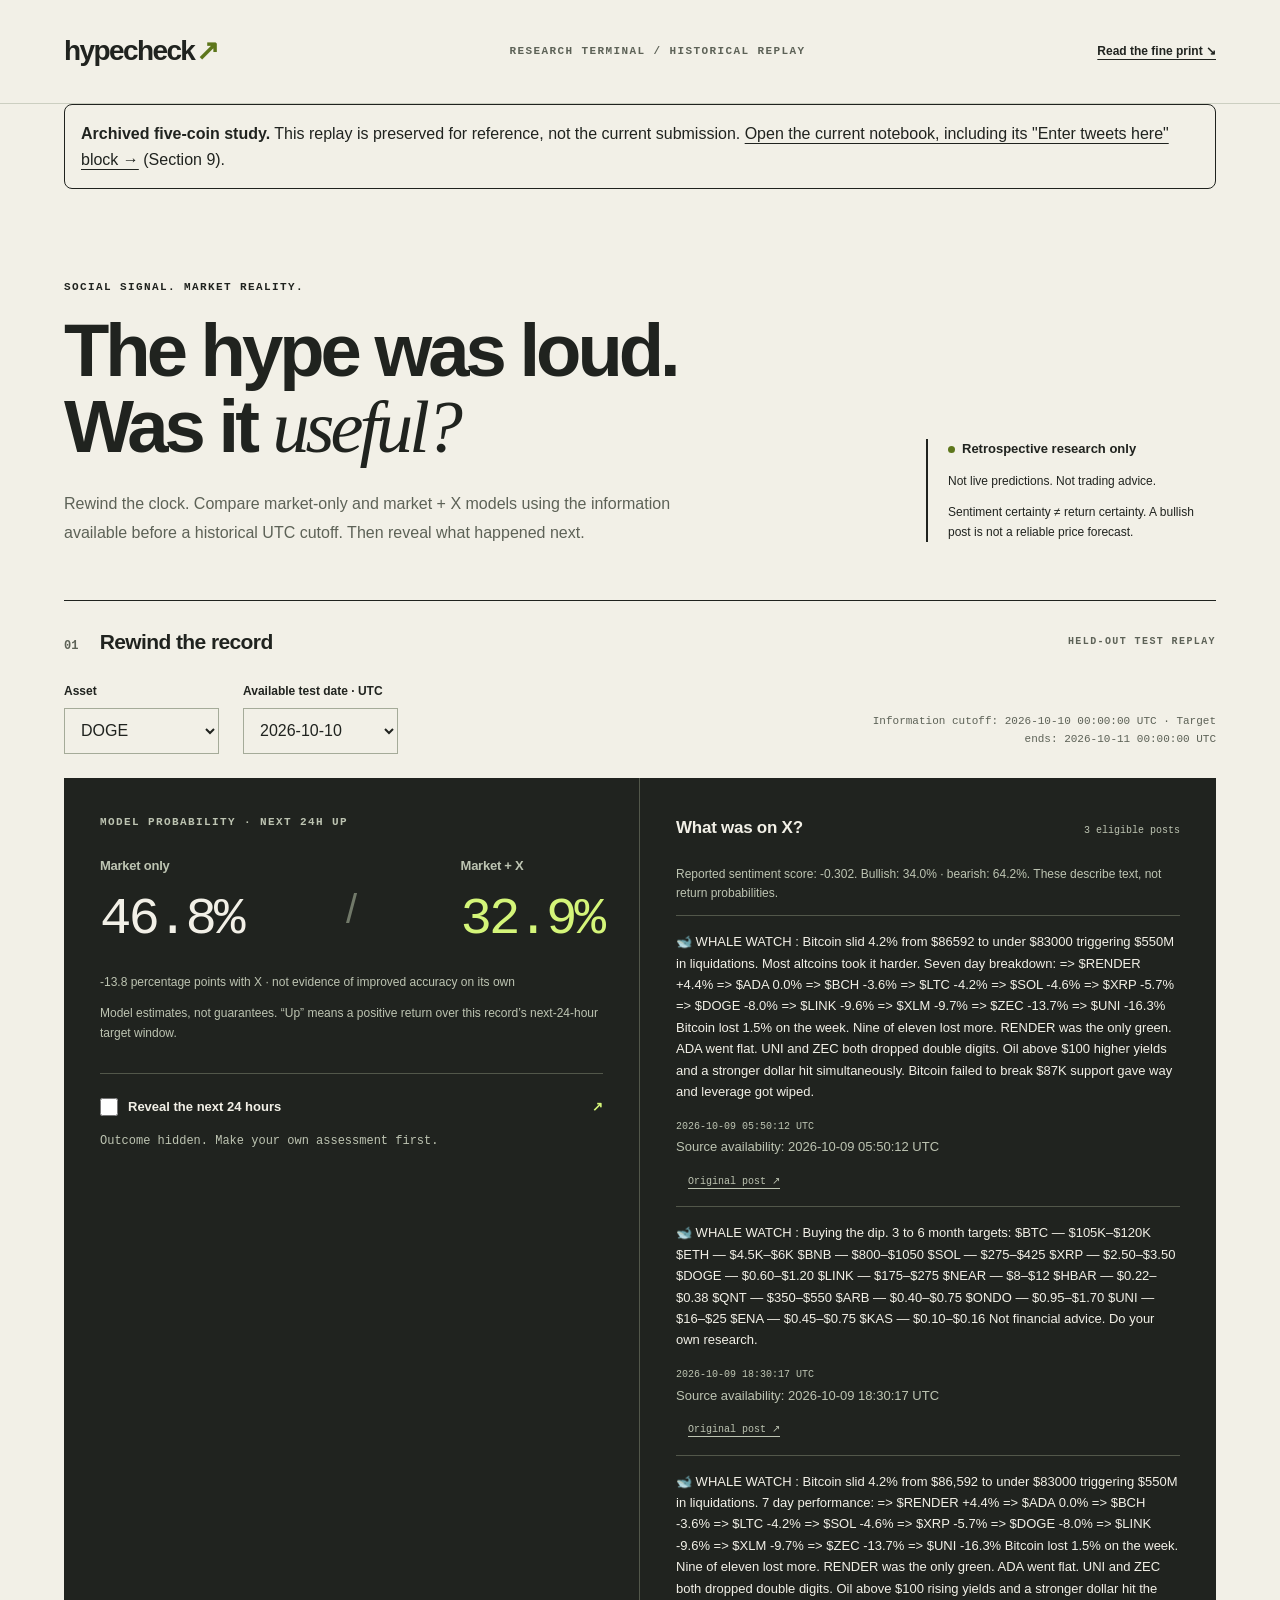
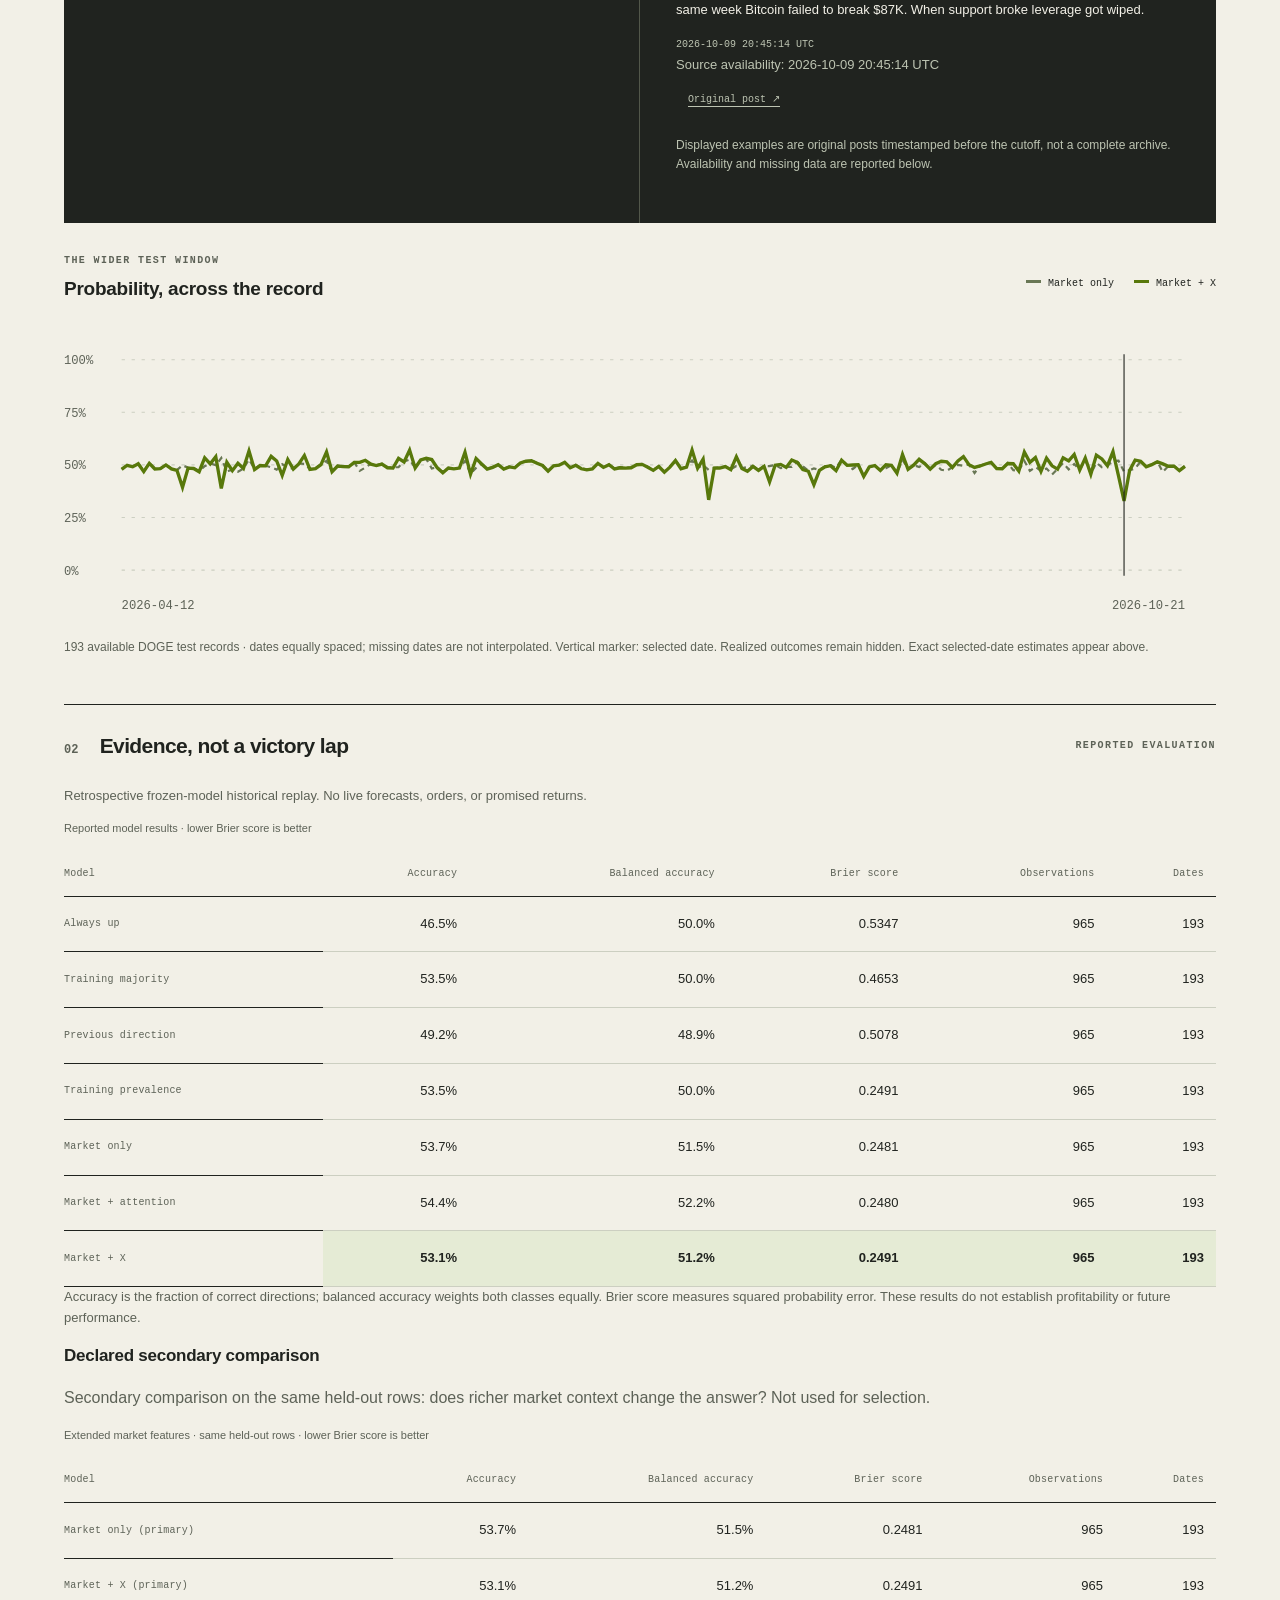
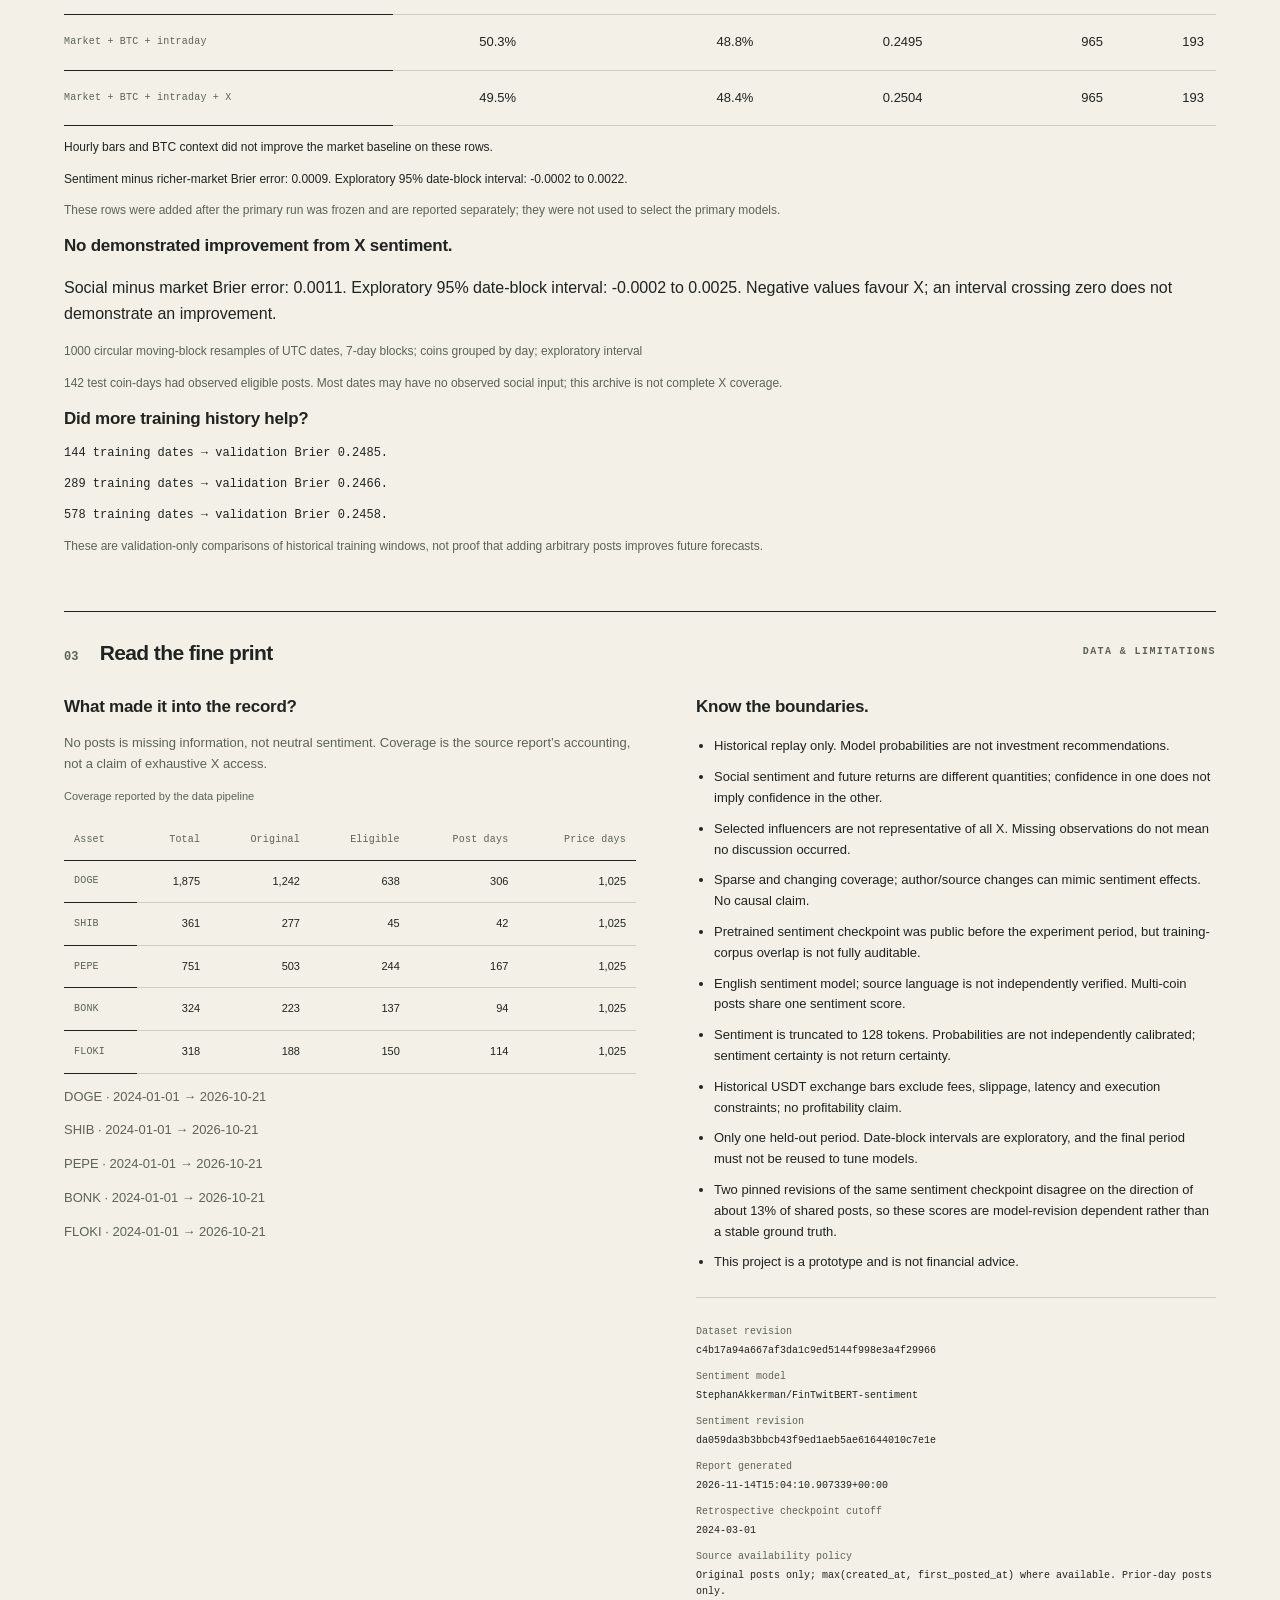
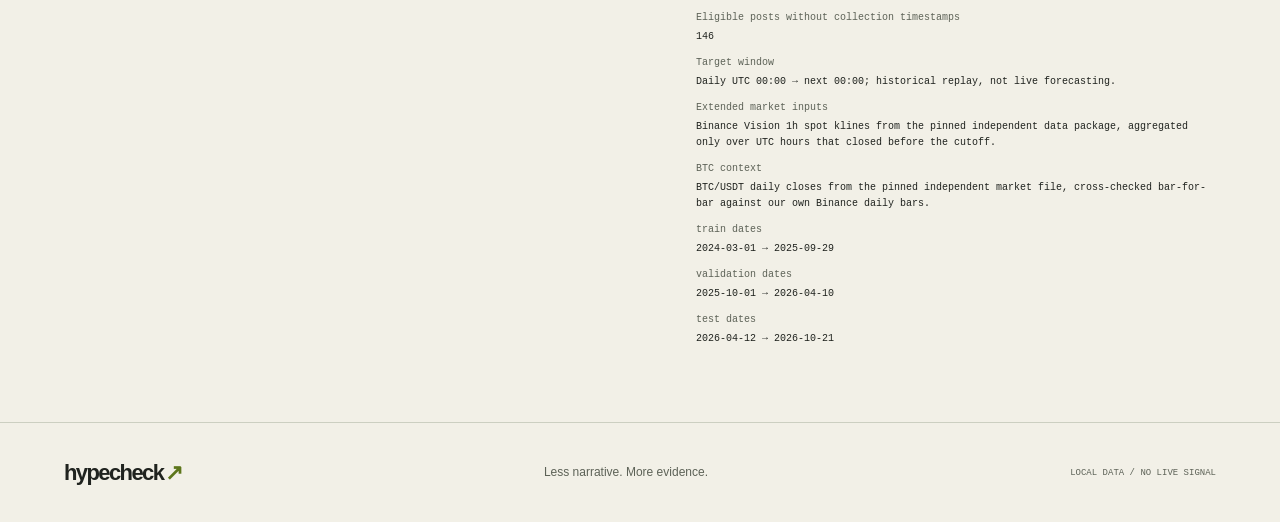
<file: docs/index.html>
<!doctype html>
<html lang="en">
<head>
  <meta charset="utf-8">
  <meta name="viewport" content="width=device-width, initial-scale=1">
  <meta name="theme-color" content="#20231f">
  <meta http-equiv="Content-Security-Policy" content="default-src 'self'; script-src 'self'; style-src 'self'; img-src 'self'; connect-src 'self'; object-src 'none'; base-uri 'none'; form-action 'none'">
  <title>HypeCheck — Signal, not certainty.</title>
  <link rel="icon" href="favicon.svg" type="image/svg+xml">
  <link rel="stylesheet" href="style.css">
  <script src="app.js" defer></script>
</head>
<body>
  <a class="skip-link" href="#replay">Skip to historical replay</a>
  <header class="masthead"><a class="wordmark" href="./" aria-label="HypeCheck home">hypecheck<span aria-hidden="true">↗</span></a><span class="edition">RESEARCH TERMINAL / HISTORICAL REPLAY</span><a class="method-link" href="#method">Read the fine print <span aria-hidden="true">↘</span></a></header>
  <main>
    <p class="archive-notice"><strong>Archived five-coin study.</strong> This replay is preserved for reference, not the current submission. <a href="https://colab.research.google.com/github/adeviwon/hypecheck/blob/main/HypeCheck.ipynb">Open the current notebook, including its "Enter tweets here" block →</a> (Section 9).</p>
    <section class="intro" aria-labelledby="headline"><div><p class="eyebrow">SOCIAL SIGNAL. MARKET REALITY.</p><h1 id="headline">The hype was loud.<br>Was it <em>useful?</em></h1><p class="deck">Rewind the clock. Compare market-only and market + X models using the information available before a historical UTC cutoff. Then reveal what happened next.</p></div><aside class="research-note"><span class="status-dot" aria-hidden="true"></span><strong>Retrospective research only</strong><p>Not live predictions. Not trading advice.</p><p>Sentiment certainty ≠ return certainty. A bullish post is not a reliable price forecast.</p></aside></section>
    <div id="load-status" class="load-status" role="status" aria-live="polite">Loading the local research report…</div>
    <noscript><p class="load-status">JavaScript is needed to read report.json and operate the historical replay. No forecasts are shown without the report.</p></noscript>
    <section id="replay" class="replay" aria-labelledby="replay-title" hidden>
      <div class="section-heading"><h2 id="replay-title"><span class="section-number">01</span> Rewind the record</h2><span class="tag">HELD-OUT TEST REPLAY</span></div>
      <div class="controls"><div><label for="coin">Asset</label><select id="coin"></select></div><div><label for="date">Available test date · UTC</label><select id="date"></select></div><p id="cutoff" class="cutoff"></p></div>
      <div class="replay-grid"><section class="signal-panel" aria-labelledby="signal-title"><p class="eyebrow" id="signal-title">MODEL PROBABILITY · NEXT 24H UP</p><div class="probability-row"><div><h3>Market only</h3><p id="market-prob" class="probability">—</p></div><span class="comparison-mark" aria-hidden="true">/</span><div><h3>Market + X</h3><p id="social-prob" class="probability lime">—</p></div></div><p id="delta" class="small muted"></p><p class="small muted">Model estimates, not guarantees. “Up” means a positive return over this record’s next-24-hour target window.</p><div class="outcome"><label class="reveal-control" for="reveal"><input id="reveal" type="checkbox"> Reveal the next 24 hours <span aria-hidden="true">↗</span></label><div id="outcome" role="status" aria-live="polite">Outcome hidden. Make your own assessment first.</div></div></section><section class="posts-panel" aria-labelledby="posts-title"><div class="posts-heading"><h3 id="posts-title">What was on X?</h3><span id="post-count" class="mono"></span></div><p id="sentiment" class="small muted"></p><div id="posts"></div><p class="small muted">Displayed examples are original posts timestamped before the cutoff, not a complete archive. Availability and missing data are reported below.</p></section></div>
      <section class="chart-section" aria-labelledby="chart-title"><div class="chart-heading"><div><p class="eyebrow">THE WIDER TEST WINDOW</p><h3 id="chart-title">Probability, across the record</h3></div><div class="legend"><span class="market-key">Market only</span><span class="social-key">Market + X</span><span id="actual-key" hidden>○ Actual up / down</span></div></div><div id="chart"></div><p id="chart-caption" class="small muted"></p></section>
    </section>
    <section id="results-section" class="results" aria-labelledby="results-title" hidden><div class="section-heading"><h2 id="results-title"><span class="section-number">02</span> Evidence, not a victory lap</h2><span class="tag">REPORTED EVALUATION</span></div><p id="evaluation-scope" class="muted"></p><div class="table-wrap" tabindex="0" role="region" aria-label="Evaluation metrics, scroll horizontally if needed"><table><caption>Reported model results · lower Brier score is better</caption><thead><tr><th scope="col">Model</th><th scope="col">Accuracy</th><th scope="col">Balanced accuracy</th><th scope="col">Brier score</th><th scope="col">Observations</th><th scope="col">Dates</th></tr></thead><tbody id="metrics"></tbody></table></div><p class="small muted">Accuracy is the fraction of correct directions; balanced accuracy weights both classes equally. Brier score measures squared probability error. These results do not establish profitability or future performance.</p><div id="extended"></div></section>
    <section id="method" class="method" aria-labelledby="method-title"><div class="section-heading"><h2 id="method-title"><span class="section-number">03</span> Read the fine print</h2><span class="tag">DATA & LIMITATIONS</span></div><div class="method-grid"><div><h3>What made it into the record?</h3><p class="muted">No posts is missing information, not neutral sentiment. Coverage is the source report’s accounting, not a claim of exhaustive X access.</p><div id="coverage" class="table-wrap" tabindex="0" role="region" aria-label="Dataset coverage"></div></div><div><h3>Know the boundaries.</h3><ul id="limitations"><li>Historical replay only. Model probabilities are not investment recommendations.</li><li>Social sentiment and future returns are different quantities; confidence in one does not imply confidence in the other.</li></ul><dl id="provenance"></dl></div></div></section>
  </main>
  <footer><span class="wordmark">hypecheck<span aria-hidden="true">↗</span></span><p>Less narrative. More evidence.</p><span class="mono">LOCAL DATA / NO LIVE SIGNAL</span></footer>
</body>
</html>
</file>
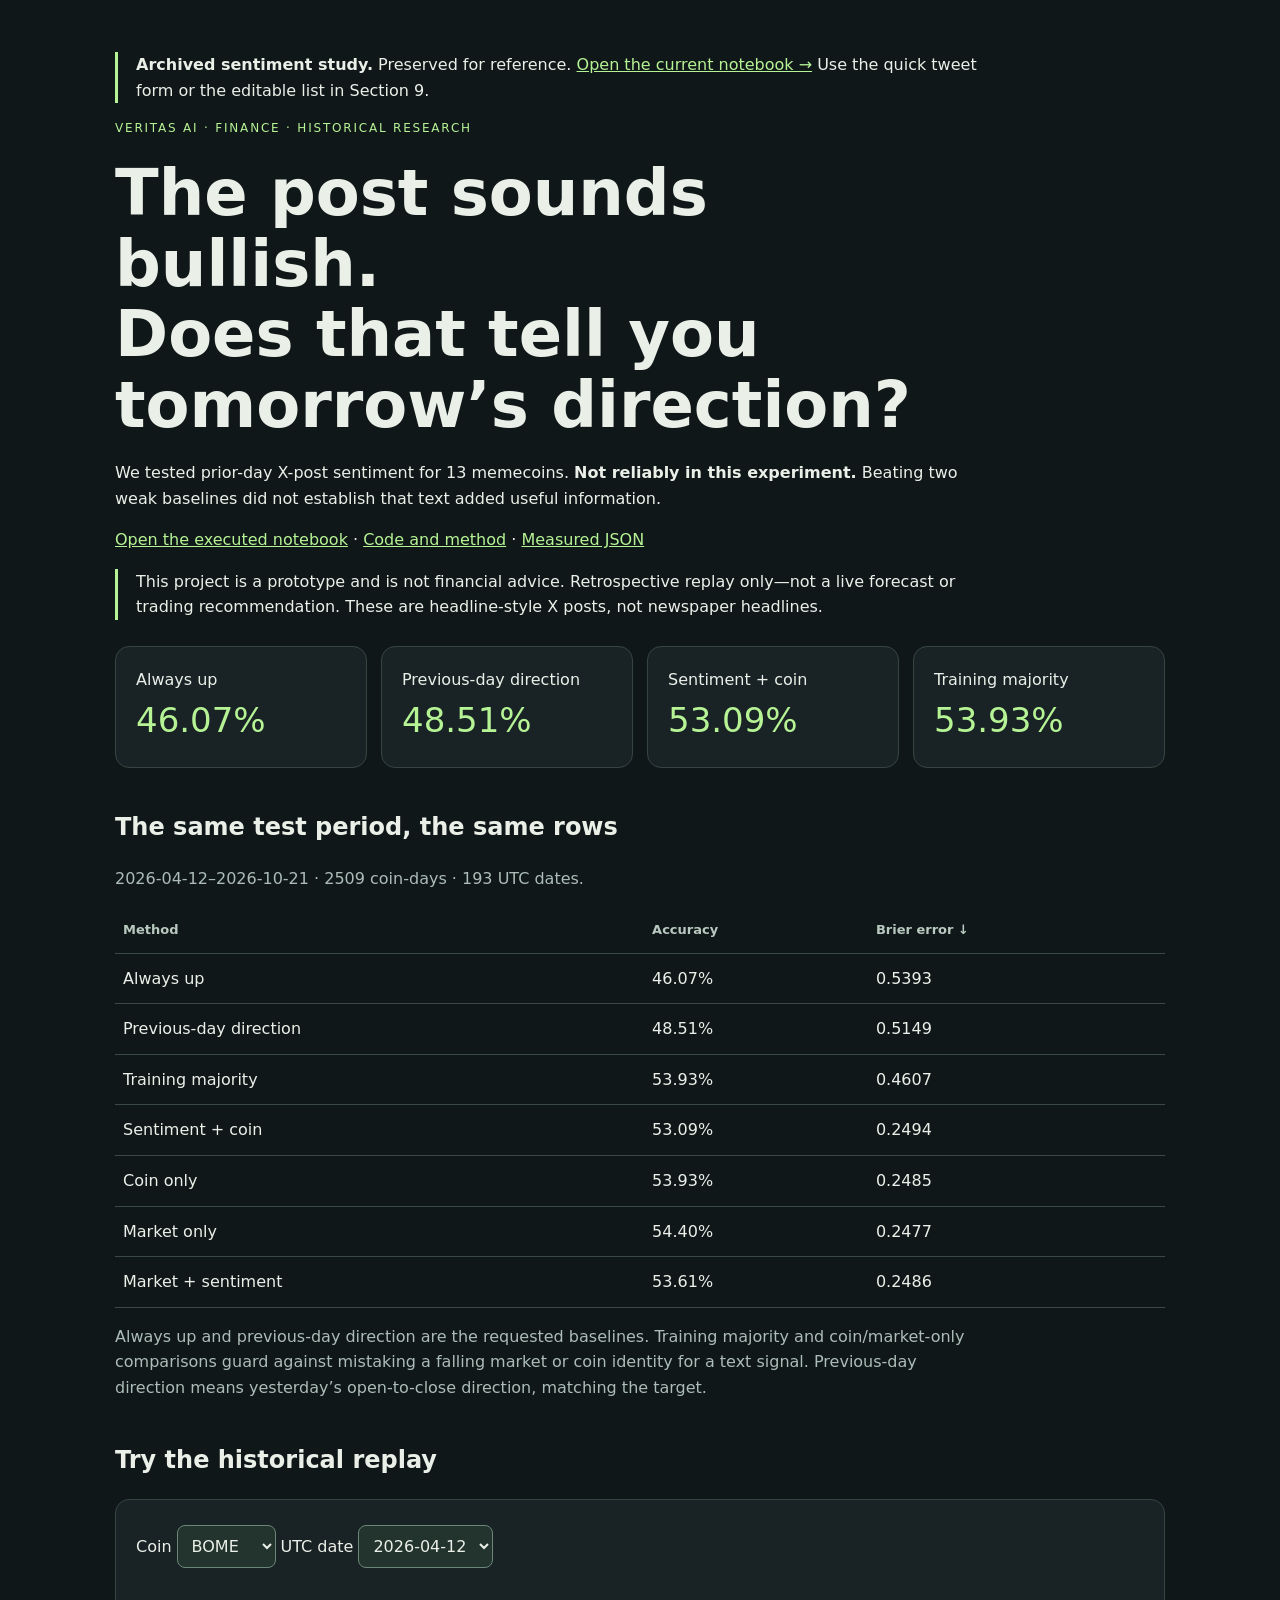
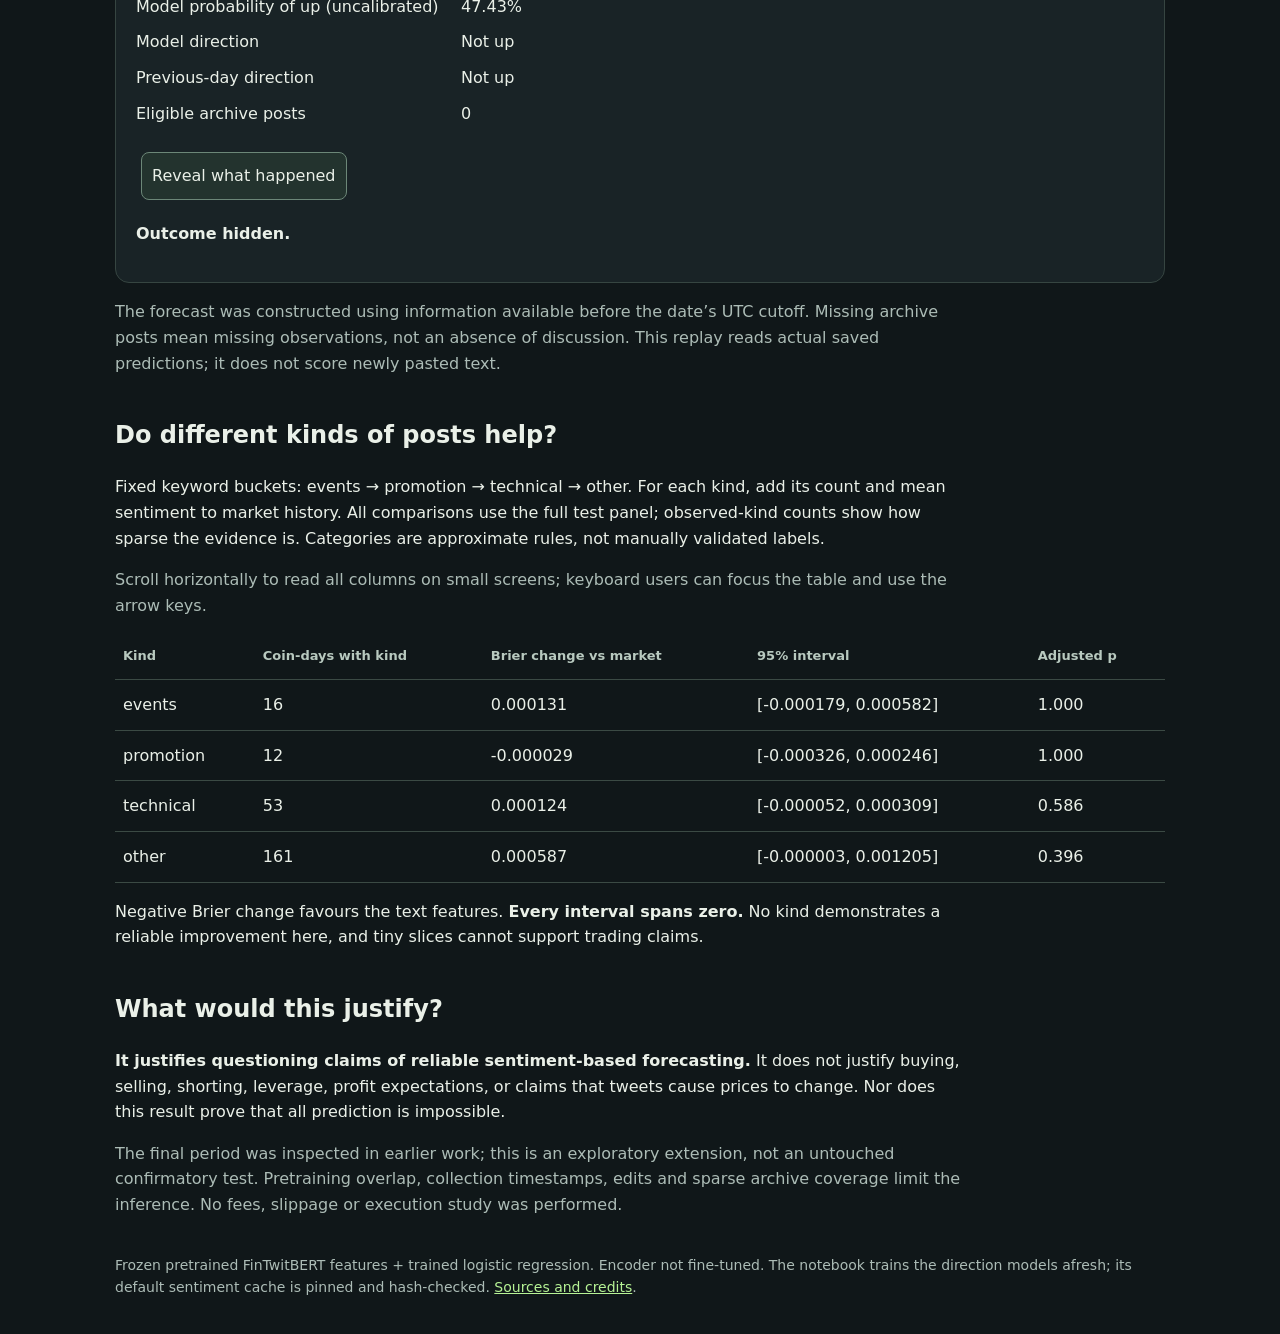
<file: docs/headlines.html>
<!doctype html>
<html lang="en"><head><meta charset="utf-8"><meta name="viewport" content="width=device-width,initial-scale=1"><meta http-equiv="Content-Security-Policy" content="default-src 'self'; script-src 'self'; style-src 'self'; img-src 'self'; connect-src 'self'; object-src 'none'; base-uri 'none'; form-action 'none'">
<title>HypeCheck — Signal or Noise?</title>
<link rel="stylesheet" href="headlines.css"></head>
<body><main>
<p class="notice"><strong>Archived sentiment study.</strong> Preserved for reference. <a href="https://colab.research.google.com/github/adeviwon/hypecheck/blob/main/HypeCheck.ipynb">Open the current notebook →</a> Use the quick tweet form or the editable list in Section 9.</p>
<p class="eyebrow">VERITAS AI · FINANCE · HISTORICAL RESEARCH</p><h1>The post sounds bullish.<br>Does that tell you tomorrow’s direction?</h1>
<p>We tested prior-day X-post sentiment for 13 memecoins. <strong>Not reliably in this experiment.</strong> Beating two weak baselines did not establish that text added useful information.</p>
<p><a href="https://colab.research.google.com/github/adeviwon/hypecheck/blob/main/HypeCheck.ipynb">Open the executed notebook</a> · <a href="https://github.com/adeviwon/hypecheck">Code and method</a> · <a href="headline-report.json">Measured JSON</a></p>
<p class="notice">This project is a prototype and is not financial advice. Retrospective replay only—not a live forecast or trading recommendation. These are headline-style X posts, not newspaper headlines.</p>
<p id="error" role="alert"></p><div id="cards" class="cards" aria-live="polite"></div>
<h2>The same test period, the same rows</h2><p id="period" class="muted"></p>
<div class="scroll" tabindex="0" role="region" aria-label="Direction model comparison; scroll horizontally if needed"><table><thead><tr><th>Method</th><th>Accuracy</th><th>Brier error ↓</th></tr></thead><tbody id="metrics"></tbody></table></div>
<p class="muted">Always up and previous-day direction are the requested baselines. Training majority and coin/market-only comparisons guard against mistaking a falling market or coin identity for a text signal. Previous-day direction means yesterday’s open-to-close direction, matching the target.</p>
<h2>Try the historical replay</h2><section><label for="coin">Coin</label><select id="coin"></select><label for="day">UTC date</label><select id="day"></select><div id="forecast"></div><button id="reveal" type="button">Reveal what happened</button><p id="outcome" aria-live="polite">Outcome hidden.</p></section>
<p class="muted">The forecast was constructed using information available before the date’s UTC cutoff. Missing archive posts mean missing observations, not an absence of discussion. This replay reads actual saved predictions; it does not score newly pasted text.</p>
<h2>Do different kinds of posts help?</h2><p>Fixed keyword buckets: events → promotion → technical → other. For each kind, add its count and mean sentiment to market history. All comparisons use the full test panel; observed-kind counts show how sparse the evidence is. Categories are approximate rules, not manually validated labels.</p>
<p class="muted">Scroll horizontally to read all columns on small screens; keyboard users can focus the table and use the arrow keys.</p><div class="scroll" tabindex="0" role="region" aria-label="Post category comparison; scroll horizontally if needed"><table><thead><tr><th>Kind</th><th>Coin-days with kind</th><th>Brier change vs market</th><th>95% interval</th><th>Adjusted p</th></tr></thead><tbody id="kinds"></tbody></table></div>
<p>Negative Brier change favours the text features. <strong>Every interval spans zero.</strong> No kind demonstrates a reliable improvement here, and tiny slices cannot support trading claims.</p>
<h2>What would this justify?</h2><p><strong>It justifies questioning claims of reliable sentiment-based forecasting.</strong> It does not justify buying, selling, shorting, leverage, profit expectations, or claims that tweets cause prices to change. Nor does this result prove that all prediction is impossible.</p>
<p class="muted">The final period was inspected in earlier work; this is an exploratory extension, not an untouched confirmatory test. Pretraining overlap, collection timestamps, edits and sparse archive coverage limit the inference. No fees, slippage or execution study was performed.</p>
<footer>Frozen pretrained FinTwitBERT features + trained logistic regression. Encoder not fine-tuned. The notebook trains the direction models afresh; its default sentiment cache is pinned and hash-checked. <a href="https://github.com/adeviwon/hypecheck#sources-and-credits">Sources and credits</a>.</footer>
</main><script src="headlines.js"></script></body></html>
</file>
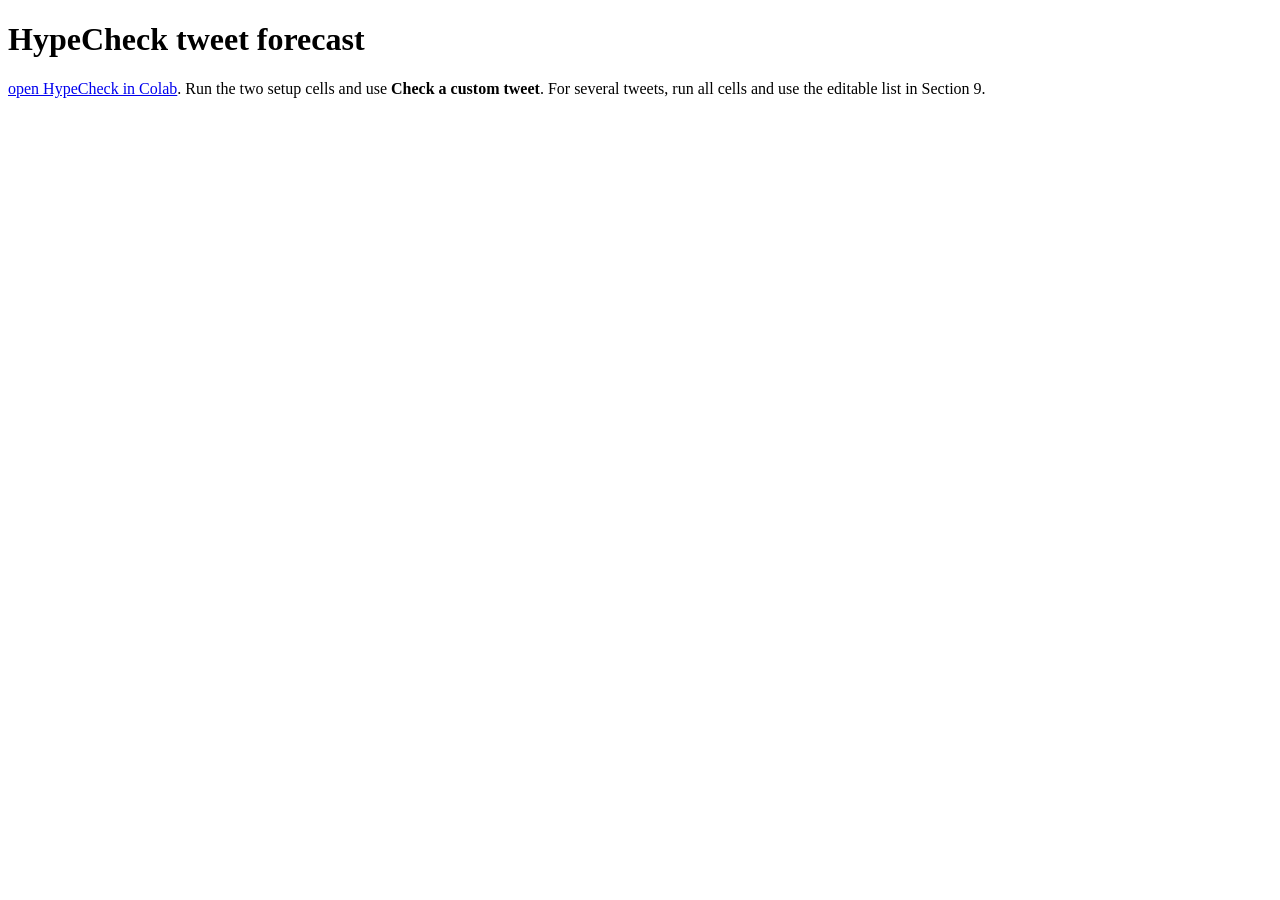
<file: docs/predict.html>
<!doctype html>
<html lang="en">
<head>
  <meta charset="utf-8">
  <meta name="viewport" content="width=device-width, initial-scale=1">
  <meta http-equiv="Content-Security-Policy" content="default-src 'self'; script-src 'self'; object-src 'none'; base-uri 'none'">
  <title>HypeCheck tweet forecast</title>
</head>
<body>
  <main>
    <h1>HypeCheck tweet forecast</h1>
    <p><a href="https://colab.research.google.com/github/adeviwon/hypecheck/blob/main/HypeCheck.ipynb">open HypeCheck in Colab</a>. Run the two setup cells and use <strong>Check a custom tweet</strong>. For several tweets, run all cells and use the editable list in Section 9.</p>
  </main>
</body>
</html>
</file>
<file: docs/style.css>
@charset "UTF-8";
:root{color-scheme:light;--paper:#f2f0e7;--ink:#20231f;--muted:#5d6257;--line:#cccfc1;--lime:#d4f579;--dark-muted:#bdc4b2;--font:Inter,"Helvetica Neue",Arial,sans-serif;--mono:"SFMono-Regular",Consolas,"Liberation Mono",monospace}
*{box-sizing:border-box}html{scroll-behavior:smooth;scroll-padding-top:24px}body{margin:0;background:var(--paper);color:var(--ink);font-family:var(--font);line-height:1.6}a{color:inherit;text-underline-offset:4px}button,input,select{font:inherit}a:focus-visible,input:focus-visible,select:focus-visible,[tabindex]:focus-visible{outline:3px solid #5c750f;outline-offset:5px}[hidden]{display:none!important}.skip-link{position:absolute;left:20px;top:-100px;padding:10px;background:var(--lime);z-index:10}.skip-link:focus{top:15px}.masthead,main,footer{max-width:1440px;margin:auto}.masthead{display:flex;align-items:center;justify-content:space-between;gap:25px;min-height:104px;padding:20px 5%;border-bottom:1px solid var(--line)}.wordmark{font-size:28px;letter-spacing:-1.6px;font-weight:850;text-decoration:none;white-space:nowrap}.wordmark span{color:#5d761b;margin-left:2px}.edition,.tag,.eyebrow,.section-number,.mono{font-family:var(--mono)}.edition,.tag,.eyebrow{font-size:11px;font-weight:600;letter-spacing:1.4px}.edition{color:var(--muted)}.method-link{font-size:12px;font-weight:600}main{padding:0 5%}.intro{display:grid;grid-template-columns:1fr 290px;align-items:end;gap:70px;padding:66px 0 52px}.eyebrow{margin:0 0 16px}h1{font-size:clamp(46px,5.8vw,82px);font-weight:650;letter-spacing:-4px;line-height:1.02;margin:0 0 25px}h1 em{font-family:Georgia,"Times New Roman",serif;font-weight:400}.deck{max-width:620px;font-size:16px;color:var(--muted);line-height:1.8;margin-bottom:0}.research-note{font-size:12px;border-left:2px solid var(--ink);padding-left:20px;margin-bottom:6px}.research-note strong{font-size:13px}.research-note p:last-child{margin-bottom:0}.status-dot{display:inline-block;width:7px;height:7px;margin-right:7px;background:#5d761b;border-radius:50%}.load-status{padding:20px 24px;border:1px solid var(--line);margin-bottom:32px;font-size:14px}.load-status.error{border-left:4px solid #a13c25}.section-heading{display:flex;justify-content:space-between;align-items:center;gap:20px;border-top:1px solid var(--ink);padding:24px 0}h2{font-size:21px;font-weight:600;letter-spacing:-.6px;margin:0}.section-number{font-size:12px;letter-spacing:0;color:var(--muted);margin-right:16px}.tag{font-size:10px;color:var(--muted)}.controls{display:flex;align-items:end;gap:24px;margin-bottom:24px}label{display:block;font-size:12px;font-weight:600;margin-bottom:6px}select{border:1px solid #a5ab99;background:transparent;color:var(--ink);border-radius:0;min-height:46px;padding:8px 38px 8px 12px;min-width:155px;cursor:pointer}.cutoff{font-family:var(--mono);font-size:11px;color:var(--muted);margin:0 0 5px auto;max-width:360px;text-align:right}.replay-grid{display:grid;grid-template-columns:1fr 1fr;background:var(--ink);color:var(--paper)}.signal-panel,.posts-panel{padding:36px}.signal-panel{border-right:1px solid #52574a}.signal-panel>.eyebrow{color:var(--dark-muted)}.probability-row{display:flex;align-items:center;justify-content:space-between;gap:16px;margin:25px 0 10px}h3{font-size:17px;font-weight:550;margin:0 0 12px;letter-spacing:-.25px}.probability-row h3{font-size:13px;color:var(--dark-muted);margin:0}.probability{font-family:var(--mono);font-size:clamp(38px,4.1vw,60px);letter-spacing:-3px;line-height:1.3;margin:8px 0}.lime{color:var(--lime)}.comparison-mark{font-size:40px;color:#717969;font-weight:300}.small{font-size:12px}.muted{color:var(--muted)}.replay-grid .muted{color:var(--dark-muted)}.outcome{border-top:1px solid #52574a;margin-top:30px;padding-top:23px}.reveal-control{display:flex;align-items:center;gap:10px;font-size:13px;cursor:pointer;margin-bottom:14px}.reveal-control span{margin-left:auto;color:var(--lime)}input[type=checkbox]{accent-color:var(--lime);width:18px;height:18px;margin:0}.outcome #outcome{font-family:var(--mono);font-size:12px;min-height:42px;color:var(--dark-muted)}.actual-return{display:block;font-size:29px;color:var(--lime);margin-bottom:5px}.posts-heading{display:flex;justify-content:space-between;align-items:baseline;gap:12px}.posts-heading .mono{font-size:10px;color:var(--dark-muted)}.post{border-top:1px solid #52574a;padding:15px 0}.post p{font-size:13px;line-height:1.65;margin:0 0 8px;overflow-wrap:anywhere}.post time,.post a{font-family:var(--mono);font-size:10px;color:var(--dark-muted)}.post a{margin-left:12px}.no-posts{border-top:1px solid #52574a;padding:20px 0;color:var(--dark-muted);font-size:14px}.chart-section{padding:30px 0 35px}.chart-heading{display:flex;align-items:center;justify-content:space-between;gap:20px}.chart-heading .eyebrow{color:var(--muted);font-size:10px;margin-bottom:5px}.chart-heading h3{font-size:19px}.legend{display:flex;gap:20px;font-family:var(--mono);font-size:10px}.legend span:before{content:"";display:inline-block;width:15px;height:3px;background:#697755;margin:0 7px 3px 0}.legend .social-key:before{background:#58780b}.legend #actual-key:before{display:none}#chart svg{width:100%;height:auto;display:block;overflow:visible;margin-top:16px}#chart text{fill:var(--muted);font-family:var(--mono);font-size:11px}.grid-line{stroke:var(--line);stroke-dasharray:3 6}.market-path{stroke:#697755;stroke-width:2;fill:none;stroke-dasharray:5 4}.social-path{stroke:#58780b;stroke-width:3;fill:none}.selection-line{stroke:#20231f;stroke-width:1}.actual-dot{fill:var(--paper);stroke:#20231f;stroke-width:1.5}.market-dot{fill:#697755}.social-dot{fill:#58780b}.results{padding-bottom:42px}.results>.muted{font-size:13px;margin-top:0}.table-wrap{overflow-x:auto}table{border-collapse:collapse;width:100%;font-variant-numeric:tabular-nums;font-size:13px}caption{text-align:left;font-size:11px;color:var(--muted);margin-bottom:14px}th{text-align:right;font-family:var(--mono);font-size:10px;font-weight:500;letter-spacing:.2px;color:var(--muted);padding:14px 12px;border-bottom:1px solid var(--ink);white-space:nowrap}td{text-align:right;padding:17px 12px;border-bottom:1px solid var(--line);white-space:nowrap}th:first-child,td:first-child{text-align:left;padding-left:0}tr.highlight td{font-weight:650;background:#e5ebd5}tr.highlight td:first-child{padding-left:12px}.method{padding-bottom:65px}.method-grid{display:grid;grid-template-columns:1.1fr 1fr;gap:60px}.method-grid p,.method-grid li{font-size:13px}.method-grid ul{padding-left:18px}.method-grid li{margin-bottom:10px}.method-grid table{font-size:11px}.method-grid td,.method-grid th{padding:12px 10px}dl{font-family:var(--mono);font-size:10px;border-top:1px solid var(--line);margin-top:24px;padding-top:16px;overflow-wrap:anywhere}dt{color:var(--muted);margin-top:10px}dd{margin:3px 0 0}footer{display:flex;align-items:center;justify-content:space-between;gap:20px;padding:28px 5%;border-top:1px solid var(--line)}footer .wordmark{font-size:22px}footer p{font-size:12px;color:var(--muted)}footer>.mono{font-size:9px;color:var(--muted)}
@media(min-width:1500px){.masthead,footer{padding-left:72px;padding-right:72px}main{padding-left:72px;padding-right:72px}}
@media(max-width:900px){.edition{display:none}.intro{gap:30px;grid-template-columns:1fr 240px}h1{letter-spacing:-2.5px}.signal-panel,.posts-panel{padding:26px}.method-grid{gap:30px;grid-template-columns:1fr}.cutoff{max-width:240px}.legend{gap:12px}.probability{font-size:39px;letter-spacing:-2px}}
@media(max-width:640px){.masthead{min-height:80px}.wordmark{font-size:25px}.method-link{font-size:11px}.intro{grid-template-columns:1fr;padding:40px 0;gap:30px}h1{font-size:51px}.deck{font-size:14px}.research-note{max-width:440px}.section-heading{align-items:start;padding:20px 0}.section-heading .tag{display:none}h2{font-size:19px}.controls{flex-wrap:wrap;gap:14px}.controls>div{flex:1}select{width:100%;min-width:130px}.cutoff{max-width:none;text-align:left;margin:0;width:100%;line-height:1.8}.replay-grid{grid-template-columns:1fr}.signal-panel{border-right:0;border-bottom:1px solid #52574a}.probability-row{justify-content:start;gap:25px}.probability{font-size:51px}.chart-heading{display:block}.legend{margin:15px 0;flex-wrap:wrap}.method{padding-bottom:35px}footer{flex-wrap:wrap}footer>.mono{width:100%}}
@media(max-width:640px){.replay-grid{grid-template-columns:minmax(0,1fr)}.signal-panel,.posts-panel,.method-grid>div{min-width:0}.probability-row{gap:12px}.probability{font-size:clamp(32px,10vw,48px)}.reveal-control,.posts-heading{flex-wrap:wrap}.research-summary{overflow-wrap:anywhere}}
@media(prefers-reduced-motion:reduce){html{scroll-behavior:auto}}

.archive-notice{margin:0 0 24px;padding:16px;border:1px solid currentColor;border-radius:8px}.archive-notice a{color:inherit;text-decoration:underline}
/* Avoid painting lower sections at a temporary position before the report arrives. */
.report-loading .method,.report-loading footer{visibility:hidden}
</file>
<file: docs/headlines.css>
body{margin:0;background:#101719;color:#eaf0e8;font:16px/1.6 system-ui,sans-serif}main{max-width:1050px;margin:auto;padding:36px 24px}a{color:#b6f395}.eyebrow{color:#b6f395;letter-spacing:.15em;font-size:12px}h1{font-size:clamp(32px,6vw,64px);line-height:1.1;max-width:850px;margin:20px 0}h2{margin-top:40px}p{max-width:850px}.muted{color:#acbcb6}.cards{display:grid;grid-template-columns:repeat(auto-fit,minmax(190px,1fr));gap:14px;margin:26px 0}.card,section{background:#192326;border:1px solid #364541;border-radius:14px;padding:20px}.big{font-size:34px;color:#b6f395}table{width:100%;border-collapse:collapse}td,th{padding:12px 8px;text-align:left;border-bottom:1px solid #3b4a44}th{font-size:13px;color:#b8c9bf}.scroll{overflow:auto}button,select{font:inherit;background:#23332e;color:#eaf0e8;border:1px solid #6c8778;border-radius:8px;padding:10px;margin:5px}button{cursor:pointer}button:hover{background:#385141}button:focus-visible,a:focus-visible,select:focus-visible{outline:3px solid #b6f395}#error{color:#ffacac}#outcome{font-weight:700}footer{margin-top:36px;color:#acbcb6;font-size:14px}.notice{border-left:3px solid #b6f395;padding-left:18px}dl{display:grid;grid-template-columns:1fr 1fr;max-width:650px}dt,dd{margin:5px 0}.hidden{display:none}

/* Reserve the four measured-result cards before asynchronous JSON arrives. */
.cards{min-height:122px}.scroll:focus-visible{outline:3px solid #b6f395;outline-offset:3px}
@media(max-width:849.98px){.cards{min-height:258px}}
@media(max-width:441.98px){.cards{min-height:530px}}
</file>
